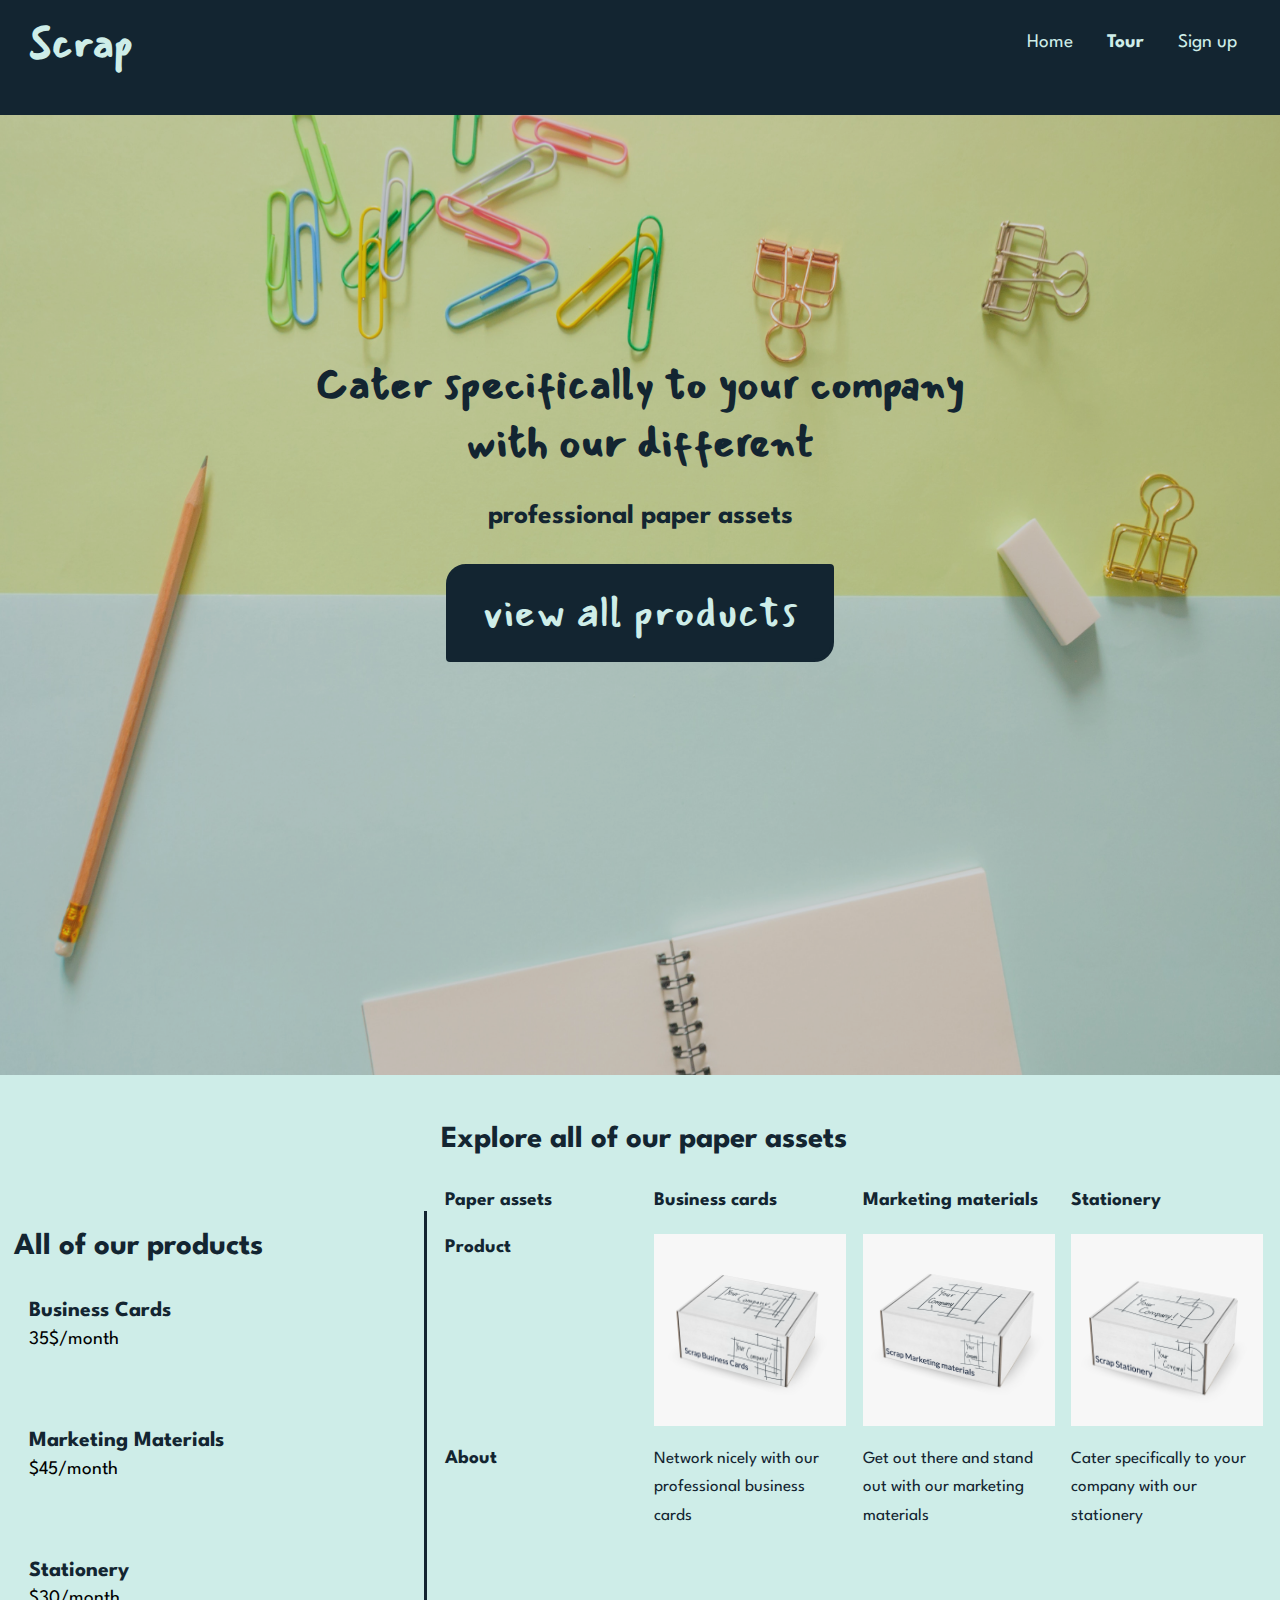
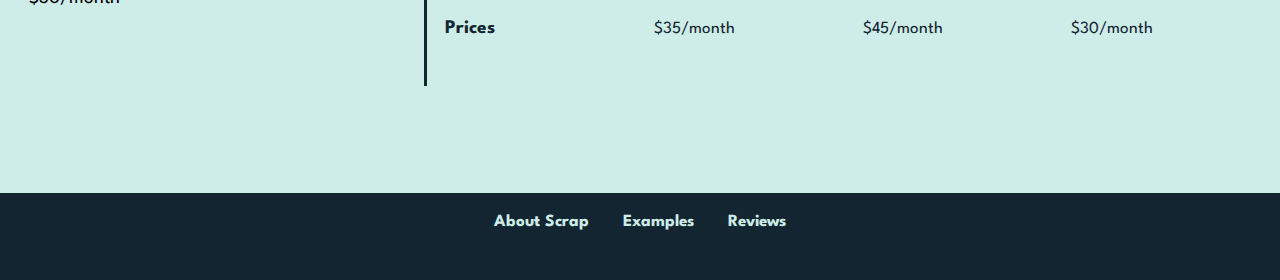
<file: pricing.html>
<!DOCTYPE html>
<html lang="en-ca">
<head>
  <meta charset="utf-8">
  <title>Scrap pricing</title>
  <link href="css/modules.css" rel="stylesheet">
  <link href="css/grid.css" rel="stylesheet">
  <link href="css/type.css" rel="stylesheet">
  <link href="css/main.css" rel="stylesheet">
  <meta name="viewport" content="width=device-width,initial-scale=1">
  <link href="https://fonts.googleapis.com/css2?family=Mansalva&family=Spartan:wght@100;400;700&display=swap" rel="stylesheet">
</head>
<body>

  <ul class="skip-links">
    <li><a href="#main">Jump to main content</a></li>
    <li><a href="#nav">Jump to navigation</a></li>
  </ul>

  <section>
    <header role="banner" tabindex="0">
      <div class="navigation grid grid-middle pad-t-1-2">
        <div class="unit xs-1 s-1 m-1-4 l-1-4 gutter">
          <h1>
            <a class="logo yotta" href="index.html">Scrap</a>
          </h1>
        </div>

        <div class="unit xs-1 s-1 m-3-4 l-3-4 text-right gutter">
          <nav role="navigation" id="nav" tabindex="0">
            <ul class="nav-text list-group list-group-inline">
              <li class="island-1-2"><a href="index.html" class="nav">Home</a></li>
              <li class="island-1-2"><a href="tour.html" class="nav current bold">Tour</a></li>
              <li class="island-1-2"><a href="sign-up.html" class="nav">Sign up</a></li>
            </ul>
          </nav>
        </div>
      </div>
    </header>
  </section>

  <main role="main" id="main" tabindex="0" class="pad-t-1-2">
    <div class="embed embed-4by3 banner unit xs-1 s-1 m-1 l-1">
      <img role="presentation" class="notebook img-flex embed-item" src="images/notebook.jpg" alt="">
      <div class="grid grid-middle banner-content text-center">
        <div class="unit xs-1 s-1 m-1 l-1 max-length">
          <h2 class="first yotta push">Cater specifically to your company with our different</h2>
          <p class="second banner-text tera bold">professional paper assets</p>
          <a class="btn yotta" href="tour.html">view all products</a>
        </div>
      </div>
    </div>

    <div class="panel-nav grid grid-middle pad-t">
      <div class="summary panel panel-near unit [ xs-1 s-1 m-1-3 1-1-4 ] island-1-2">
        <h2 class="peta push-1-2">All of our products</h2>

        <div class="island-1-2 push-1-2">
          <h3 class="mega push-0">Business Cards</h3>
          <p>35$/month</p>
        </div>

        <div class="island-1-2 push-1-2">
          <h3 class="mega push-0">Marketing Materials</h3>
          <p>$45/month</p>
        </div>

        <div class="island-1-2 push-1-2">
          <h3 class="mega push-0">Stationery</h3>
          <p>$30/month</p>
        </div>
      </div>
      <div class="panel-data unit xs-1 5-7 m-2-3 1-3-4 island-1-2">
        <div class="table-wrapper scrollable">
          <table class="push-0">
            <caption class="titletable bold not-italic peta push-1-2">Explore all of our paper assets</caption>
            <thead>
              <tr>
                <th scope="col">Paper assets</th>
                <th scope="col">Business cards</th>
                <th scope="col">Marketing materials</th>
                <th scope="col">Stationery</th>
              </tr>
            </thead>
            <tbody>
              <tr>
                <th scope="row">Product</th>
                <td><i class="icon i-192"><img role="presentation" src="images/boxcard.png" alt=""></i></td>
                <td><i class="icon i-192"><img role="presentation" src="images/marketing.png" alt=""></i></td>
                <td><i class="icon i-192"><img role="presentation" src="images/stationery.png" alt=""></i></td>
              </tr>

              <tr>
                <th scope="row">About</th>
                <td class="milli">Network nicely with our professional business cards</td>
                <td class="milli">Get out there and stand out with our marketing materials</td>
                <td class="milli">Cater specifically to your company with our stationery</td>
              </tr>

              <tr>
                <th scope="row">Prices</th>
                <td class="milli">$35/month</td>
                <td class="milli">$45/month</td>
                <td class="milli">$30/month</td>
              </tr>

            </tbody>
          </table>
        </div>
      </div>
    </div>
  </main>

  <footer role="contentinfo">
    <div class="grid grid-middle text-center">
      <ul class="nav-text footer list-group list-group-inline unit xs-1 s-1 m-1 l-1 gutter">
        <li class="island-1-2"><a href="index.html" class="bold nav milli">About Scrap</a></li>
        <li class="island-1-2"><a href="index.html" class="bold nav milli">Examples</a></li>
        <li class="island-1-2"><a href="index.html" class="bold nav milli">Reviews</a></li>
      </ul>
    </div>
  </footer>

</body>
</html>
</file>
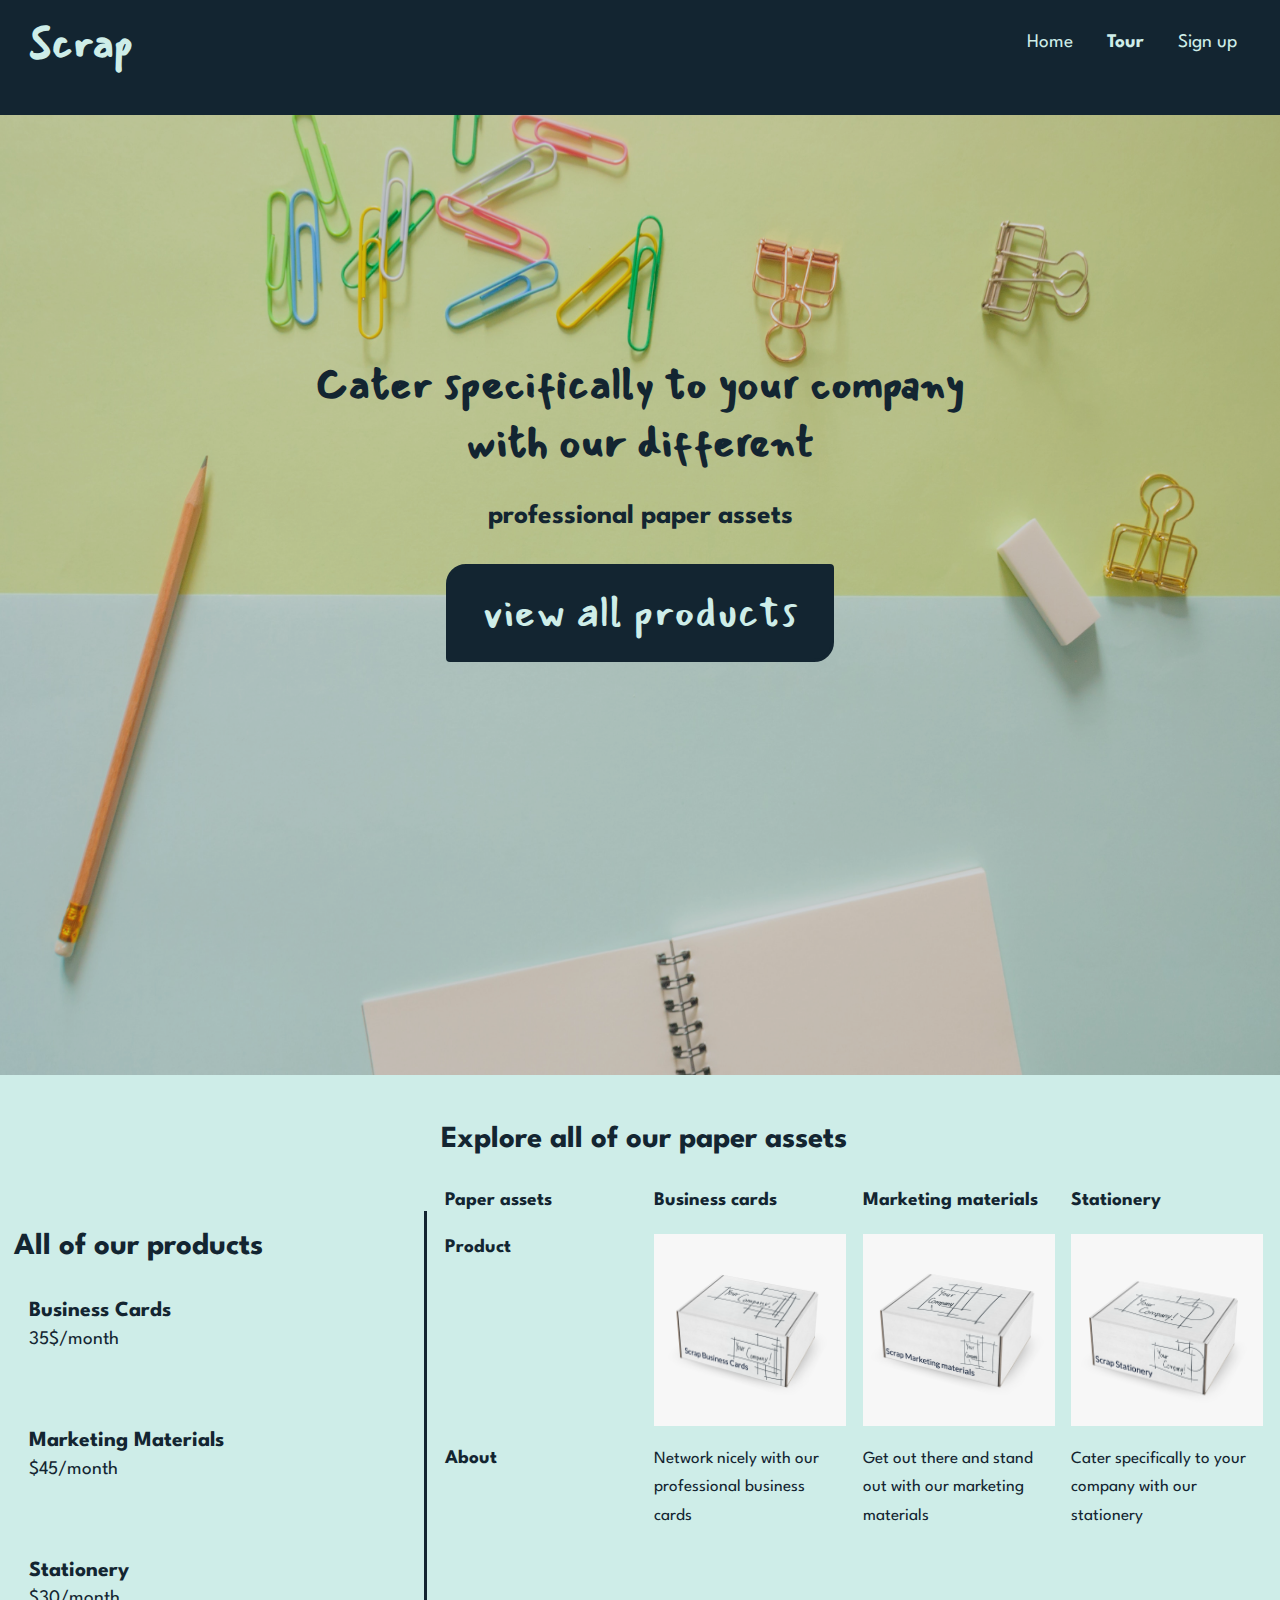
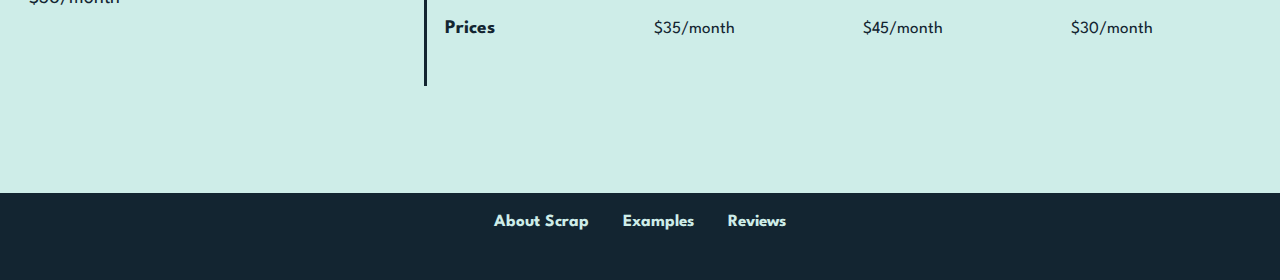
<file: tour.html>
<!DOCTYPE html>
<html lang="en-ca">
<head>
  <meta charset="utf-8">
  <title>Scrap Tour</title>
  <link href="css/modules.css" rel="stylesheet">
  <link href="css/grid.css" rel="stylesheet">
  <link href="css/type.css" rel="stylesheet">
  <link href="css/main.css" rel="stylesheet">
  <meta name="viewport" content="width=device-width,initial-scale=1">
  <link href="https://fonts.googleapis.com/css2?family=Mansalva&family=Spartan:wght@100;400;700&display=swap" rel="stylesheet">
</head>
<body>

  <ul class="skip-links">
    <li><a href="#main">Jump to main content</a></li>
    <li><a href="#nav">Jump to navigation</a></li>
  </ul>

  <section>
    <header role="banner" tabindex="0">
      <div class="navigation grid grid-middle pad-t-1-2">
        <div class="unit xs-1 s-1 m-1-4 l-1-4 gutter">
          <h1>
            <a class="logo yotta" href="index.html">Scrap</a>
          </h1>
        </div>

        <div class="unit xs-1 s-1 m-3-4 l-3-4 text-right gutter">
          <nav role="navigation" id="nav" tabindex="0">
            <ul class="nav-text list-group list-group-inline">
              <li class="island-1-2"><a href="index.html" class="nav">Home</a></li>
              <li class="island-1-2"><a href="tour.html" class="nav current bold">Tour</a></li>
              <li class="island-1-2"><a href="sign-up.html" class="nav">Sign up</a></li>
            </ul>
          </nav>
        </div>
      </div>
    </header>
  </section>

  <main role="main" id="main" tabindex="0" class="pad-t-1-2">
    <div class="grid">
      <div class="embed embed-4by3 banner unit xs-1 s-1 m-1 l-1">
        <img role="presentation" class="notebook img-flex embed-item" src="images/notebook.jpg" alt="">
        <div class="grid grid-middle banner-content text-center">
          <div class="unit xs-1 s-1 m-1 l-1 max-length">
            <h2 class="first yotta push">Cater specifically to your company with our different</h2>
            <p class="second banner-text tera bold">professional paper assets</p>
            <a class="btn yotta" href="tour.html">view all products</a>
          </div>
        </div>
      </div>
    </div>

    <div class="panel-nav grid grid-middle pad-t">
      <div class="summary unit xs-1 s-1 m-1-3 1-1-4 island-1-2">
        <h2 class="peta push-1-2 second">All of our products</h2>

        <div class="island-1-2 push-1-2 second">
          <h3 class="mega push-0 second">Business Cards</h3>
          <p>35$/month</p>
        </div>

        <div class="island-1-2 push-1-2 second">
          <h3 class="mega push-0">Marketing Materials</h3>
          <p>$45/month</p>
        </div>

        <div class="island-1-2 push-1-2 second">
          <h3 class="mega push-0">Stationery</h3>
          <p>$30/month</p>
        </div>
      </div>
      <div class="panel-data unit xs-1 5-7 m-2-3 1-3-4 island-1-2">
        <div class="table-wrapper scrollable">
          <table class="push-0">
            <caption class="titletable bold not-italic peta push-1-2">Explore all of our paper assets</caption>
            <thead>
              <tr>
                <th scope="col">Paper assets</th>
                <th scope="col">Business cards</th>
                <th scope="col">Marketing materials</th>
                <th scope="col">Stationery</th>
              </tr>
            </thead>
            <tbody>
              <tr>
                <th scope="row">Product</th>
                <td><i class="icon i-192"><img role="presentation" src="images/boxcard.png" alt=""></i></td>
                <td><i class="icon i-192"><img role="presentation" src="images/marketing.png" alt=""></i></td>
                <td><i class="icon i-192"><img role="presentation" src="images/stationery.png" alt=""></i></td>
              </tr>

              <tr>
                <th scope="row">About</th>
                <td class="milli">Network nicely with our professional business cards</td>
                <td class="milli">Get out there and stand out with our marketing materials</td>
                <td class="milli">Cater specifically to your company with our stationery</td>
              </tr>

              <tr>
                <th scope="row">Prices</th>
                <td class="milli">$35/month</td>
                <td class="milli">$45/month</td>
                <td class="milli">$30/month</td>
              </tr>
            </tbody>
          </table>
        </div>
      </div>
    </div>
  </main>

  <footer role="contentinfo">
    <div class="grid grid-middle text-center">
      <ul class="nav-text footer list-group list-group-inline unit xs-1 s-1 m-1 l-1 gutter">
        <li class="island-1-2"><a href="index.html" class="bold nav milli">About Scrap</a></li>
        <li class="island-1-2"><a href="index.html" class="bold nav milli">Examples</a></li>
        <li class="island-1-2"><a href="index.html" class="bold nav milli">Reviews</a></li>
      </ul>
    </div>
  </footer>

</body>
</html>
</file>
<file: css/modules.css>
/*
 * Modulifier || Code released under the UNLICENSE
 * Code under other copyrights & licenses listed below.
 * https://modulifier.web-dev.tools/#responsive;images;list-group;embed;media-object;icons;hidden;positioning;nice-lists;forms;buttons;accessibility;print
 */

@-moz-viewport { width: device-width; scale: 1; }
@-ms-viewport { width: device-width; scale: 1; }
@-o-viewport { width: device-width; scale: 1; }
@-webkit-viewport { width: device-width; scale: 1; }
@viewport { width: device-width; scale: 1; }

html {
  box-sizing: border-box;
  -moz-text-size-adjust: 100%;
  -ms-text-size-adjust: 100%;
  -webkit-text-size-adjust: 100%;
  text-size-adjust: 100%;
}

*, *::before, *::after {
  box-sizing: inherit;
}

body {
  margin: 0;
}

article,
aside,
details,
figcaption,
figure,
footer,
header,
main,
menu,
nav,
section,
summary {
  display: block;
}

audio,
canvas,
progress,
video {
  display: inline-block;
  vertical-align: baseline;
}

template {
  display: none;
}

details {
  cursor: pointer;
}

audio:not([controls]) {
  display: none;
  height: 0;
}

a,
area,
button,
input,
label,
select,
textarea,
[tabindex] {
  -ms-touch-action: manipulation;
  touch-action: manipulation;
}

img {
  border: 0;
}

.img-flex,
.img-flex img {
  display: block;
  width: 100%;
}

svg {
  fill: currentColor;
}

svg:not(:root) {
  overflow: hidden;
}

svg.img-flex {
  width: 100%;
  height: 100%;
}

.image-replacement, .ir {
  overflow: hidden;
  direction: ltr;
  text-align: left;
  text-indent: 100%;
  white-space: nowrap;
}

.list-group, .list-group-inline, .list-group--inline {
  padding-left: 0;
  list-style-type: none;
}

.list-group > dd {
  margin-left: 0;
}

.list-group-inline::before,
.list-group-inline::after,
.list-group--inline::before,
.list-group--inline::after {
  content: "";
  display: table;
}

.list-group-inline::after,
.list-group--inline::after {
  clear: both;
}

.list-group-inline > li,
.list-group--inline > li {
  display: inline-block;
}

.list-group-inline > dt,
.list-group--inline > dt {
  clear: left;
  float: left;
  width: 11em;
}

.list-group-inline > dd,
.list-group--inline > dd {
  float: left;
  min-width: 12em;
}

.embed {
  margin-left: 0;
  margin-right: 0;
  overflow: hidden;
  position: relative;
  width: 100%;
}

.embed-1by1, .embed--1by1 {
  padding-top: 100%; /* Square */
}

.embed-4by3, .embed--4by3 {
  padding-top: 75%; /* Traditional TV/computer screens */
}

.embed-iso216, .embed--iso216 {
  padding-top: 70.92%; /* A-standard paper sizes */
}

.embed-3by2, .embed--3by2 {
  padding-top: 66.6%; /* Classic 35 mm film & most digital photos, landscape */
}

.embed-2by3, .embed--2by3 {
  padding-top: 150%; /* Classic 35 mm film & most digital photos, portrait */
}

.embed-golden, .embed--golden {
  padding-top: 61.8%; /* The Golden Ratio */
}

.embed-16by9, .embed--16by9 {
  padding-top: 56.25%; /* HD TV */
}

.embed-185by100, .embed--185by100 {
  padding-top: 54.05%; /* Common widescreen cinema */
}

.embed-24by10, .embed--24by10 {
  padding-top: 41.667%; /* Widescreen cinema: 2.4:1 */
}

.embed-3by1, .embed--3by1 {
  padding-top: 33.3333%; /* Panorama photos */
}

.embed-4by1, .embed--4by1 {
  padding-top: 25%; /* Polyvision */
}

.embed-5by1, .embed--5by1 {
  padding-top: 20%; /* Really wide... */
}

.embed-item, .embed__item {
  min-height: 100%;
  left: 0;
  position: absolute;
  top: 0;
  width: 100%;
}

.media {
  overflow: hidden;
}

.media-img, .media__img {
  float: left;
}

.media-img-reversed, .media__img--reversed {
  float: right;
}

.media-img-stacked, .media__img--stacked {
  float: none;
}

.media-body, .media__body {
  overflow: hidden;
  min-width: 12em; /* Slightly less than 200px, responsiveness built in */
}

.icon {
  display: inline-block;
  position: relative;
  background: transparent none no-repeat center center;
  background-size: contain;
  vertical-align: middle;
}

.i-16, .i--16 {
  height: 16px;
  width: 16px;
}

.i-18, .i--18 {
  height: 18px;
  width: 18px;
}

.i-20, .i--20 {
  height: 20px;
  width: 20px;
}

.i-24, .i--24 {
  height: 24px;
  width: 24px;
}

.i-32, .i--32 {
  height: 32px;
  width: 32px;
}

.i-48, .i--48 {
  height: 48px;
  width: 48px;
}

.i-64, .i--64 {
  height: 64px;
  width: 64px;
}

.i-96, .i--96 {
  height: 96px;
  width: 96px;
}

.i-128, .i--128 {
  height: 128px;
  width: 128px;
}

.i-192, .i--192 {
  height: 192px;
  width: 192px;
}

.i-256, .i--256 {
  height: 256px;
  width: 256px;
}

.icon img,
.icon svg {
  left: 0;
  height: 100%;
  position: absolute;
  top: 0;
  width: 100%;
  fill: currentColor;
}

.icon-label {
  vertical-align: middle;
}

.icon-link,
.icon-link:focus,
.icon-link:hover {
  text-decoration: none;
}

[hidden], .hidden {
  /* stylelint-disable declaration-no-important */
  display: none !important;
  visibility: hidden !important;
  /* stylelint-enable */
}

.visually-hidden {
  height: 1px;
  margin: -1px;
  overflow: hidden;
  padding: 0;
  position: absolute;
  width: 1px;
  border: 0;
  clip: rect(0 0 0 0);
  clip-path: inset(50%);
}

.visually-hidden.focusable:active, .visually-hidden.focusable:focus {
  height: auto;
  margin: 0;
  overflow: visible;
  position: static;
  width: auto;
  clip: auto;
  clip-path: none;
}

.invisible {
  visibility: hidden;
}

.chop,
.crop {
  overflow: hidden;
}

.truncate {
  max-width: 100%;
  overflow: hidden;
  width: 100%;
  text-overflow: ellipsis;
  white-space: nowrap;
}

.scrollable {
  max-width: 100%;
  overflow-x: auto;
  overflow-y: hidden;
  -webkit-overflow-scrolling: touch;
}

.flex-row {
  display: -webkit-flex;
  display: -ms-flexbox;
  display: flex;
}

.flex-justify {
  -webkit-justify-content: space-between;
  -ms-flex-pack: space-between;
  justify-content: space-between;
}

.flex-align-center {
  -webkit-align-items: center;
  -ms-flex-align: center;
  align-items: center;
}

.center-text,
.center-flow {
  text-align: center;
}

.center-block {
  margin-left: auto;
  margin-right: auto;
}

.no-auto-margins,
.not-centered {
  /* stylelint-disable declaration-no-important */
  margin-left: 0 !important;
  margin-right: 0 !important;
  /* stylelint-enable */
}

.center-content,
.center-content-vertical,
.center-contents,
.center-contents-vertical {
  display: -webkit-flex;
  display: -ms-flexbox;
  display: flex;
  -webkit-justify-content: center;
  -ms-flex-pack: center;
  justify-content: center;
  -webkit-align-items: center;
  -ms-flex-align: center;
  align-items: center;
  -webkit-align-content: center;
  -ms-flex-line-pack: center;
  align-content: center;
  -webkit-flex-direction: column wrap;
  -ms-flex-direction: column wrap;
  flex-flow: column wrap;
}

.center-content-start,
.center-content-vertical-start,
.center-contents-start,
.center-contents-vertical-start {
  display: -webkit-flex;
  display: -ms-flexbox;
  display: flex;
  -webkit-justify-content: center;
  -ms-flex-pack: center;
  justify-content: center;
  -webkit-flex-direction: column wrap;
  -ms-flex-direction: column wrap;
  flex-flow: column wrap;
}

.center-content-horizontal,
.center-contents-horizontal {
  display: -webkit-flex;
  display: -ms-flexbox;
  display: flex;
  -webkit-justify-content: center;
  -ms-flex-pack: center;
  justify-content: center;
  -webkit-align-items: center;
  -ms-flex-align: center;
  align-items: center;
  -webkit-align-content: center;
  -ms-flex-line-pack: center;
  align-content: center;
  -webkit-flex-direction: row wrap;
  -ms-flex-direction: row wrap;
  flex-flow: row wrap;
}

.clearfix::after {
  content: " ";
  display: block;
  clear: both;
}

.left {
  float: left;
}

.right {
  float: right;
}

.inline {
  display: inline;
}

.block {
  display: block;
}

.inline-block, .ib {
  display: inline-block;
}

.valign-top {
  vertical-align: top;
}

.valign-bottom {
  vertical-align: bottom;
}

.valign-middle {
  vertical-align: middle;
}

.fixed {
  position: fixed;
}

.relative {
  position: relative;
}

[class*="pin-"],
.absolute {
  position: absolute;
}

.static {
  position: static;
}

.zindex-1 {
  z-index: 1;
}

.zindex-2 {
  z-index: 2;
}

.zindex-3 {
  z-index: 3;
}

.zindex-1000 {
  z-index: 1000;
}

.pin-top-left,
.pin-left-top,
.pin-tl,
.pin-lt {
  top: 0;
  left: 0;
}

.pin-top-right,
.pin-right-top,
.pin-tr,
.pin-rt {
  top: 0;
  right: 0;
}

.pin-bottom-left,
.pin-left-bottom,
.pin-bl,
.pin-lb {
  bottom: 0;
  left: 0;
}

.pin-bottom-right,
.pin-right-bottom,
.pin-br,
.pin-rb {
  bottom: 0;
  right: 0;
}

.pin-top-center,
.pin-center-top,
.pin-tc,
.pin-ct {
  left: 50%;
  top: 0;
  transform: translateX(-50%);
}

.pin-bottom-center,
.pin-center-bottom,
.pin-bc,
.pin-cb {
  bottom: 0;
  left: 50%;
  transform: translateX(-50%);
}

.pin-center-left,
.pin-left-center,
.pin-cl,
.pin-lc {
  left: 0;
  top: 50%;
  transform: translateY(-50%);
}

.pin-center-right,
.pin-right-center,
.pin-cr,
.pin-rc {
  right: 0;
  top: 50%;
  transform: translateY(-50%);
}

.pin-center, .pin-c {
  left: 50%;
  top: 50%;
  transform: translate(-50%, -50%);
}

.width-quarter, .w-1-4 {
  width: 25%;
}

.width-half, .w-1-2 {
  width: 50%;
}

.width-full, .w-1 {
  width: 100%;
}

.height-quarter, .h-1-4 {
  height: 25%;
}

.height-half, .h-1-2 {
  height: 50%;
}

.height-full, .h-1 {
  height: 100%;
}

.height-win-quarter, .h-w-1-4 {
  height: 25vh;
  max-height: 46em;
}

.height-win-half, .h-w-1-2 {
  height: 50vh;
  max-height: 46em;
}

.height-win-full, .h-w-1 {
  height: 100vh;
  max-height: 46em;
}

ul {
  list-style-type: none;
}

ul > li::before {
  content: "·";
  float: left;
  margin-left: -1.6em;
  width: 1.3em;
  text-align: right;
}

ol {
  counter-reset: ol-simple-numbers;
  list-style-type: none;
}

ol > li::before {
  float: left;
  margin-left: -1.6em;
  width: 1.3em;
  counter-increment: ol-simple-numbers;
  content: counter(ol-simple-numbers);
  text-align: right;
}

.list-group > li::before,
.list-group-inline > li::before,
.list-group--inline > li::before {
  content: none;
}

/* stylelint-disable no-descending-specificity */

/*
 * (c) Nicolas Gallagher and Jonathan Neal of Normalize.css || MIT License
 *     https://necolas.github.io/normalize.css/
 */

button,
input,
optgroup,
select,
textarea {
  color: inherit;
  font: inherit;
  margin: 0;
}

button,
input {
  overflow: visible;
}

button,
select {
  text-transform: none;
}

button,
html [type="button"],
[type="reset"],
[type="submit"] {
  -webkit-appearance: button;
  cursor: pointer;
}

button[disabled],
html input[disabled] {
  cursor: default;
}

button::-moz-focus-inner,
input::-moz-focus-inner {
  border: 0;
  padding: 0;
}

[type="checkbox"],
[type="radio"] {
  opacity: 0;
  position: absolute;
  height: 1px;
  width: 1px;
}

[type="number"]::-webkit-inner-spin-button,
[type="number"]::-webkit-outer-spin-button {
  height: auto;
}

[type="search"]::-webkit-search-cancel-button,
[type="search"]::-webkit-search-decoration {
  -webkit-appearance: none;
}

fieldset {
  padding-left: 0;
  padding-right: 0;

  border: 0;
  border-top: 2px solid #666;
}

legend {
  color: inherit;
  display: table;
  max-width: 100%;
  padding: 0 .3em 0 0;
  white-space: normal;

  border: 0;

  font-weight: bold;
}

optgroup {
  font-weight: bold;
}

::-webkit-input-placeholder {
  color: inherit;
  opacity: .54;
}

::-webkit-file-upload-button {
  -webkit-appearance: button;
  font: inherit;
}

/* End Normalize.css code */

label,
.label-block {
  display: block;
  cursor: pointer;
}

[type="checkbox"] + label,
[type="radio"] + label,
.label-inline {
  display: inline-block;
}

input:not([type]),
[type="text"],
[type="number"],
[type="search"],
[type="url"],
[type="email"],
[type="password"],
[type="tel"],
[type="datetime-local"],
[type="month"],
[type="week"],
[type="date"],
[type="time"],
[type="range"],
select,
textarea {
  -moz-appearance: none;
  -webkit-appearance: none;
  appearance: none;
}

input,
textarea {
  display: block;
  width: 100%;

  background-color: #fff;
  border: 2px solid #666;
  border-radius: 0;
}

label {
  vertical-align: middle;
}

textarea {
  max-width: 100%;
  min-height: 4em;
  overflow: auto;
}

[type="color"] {
  display: inline-block;
  width: 2em;
}

select {
  display: block;
  width: 100%;

  background-image: url("data:image/svg+xml,%3Csvg xmlns='http://www.w3.org/2000/svg' width='256' height='256' viewBox='0 0 256 256'%3E%3Cpath fill='none' stroke='%23000' stroke-miterlimit='10' stroke-width='70' d='M36.3 82.1l91.9 91.8 91.5-91.8'/%3E%3C/svg%3E");
  background-repeat: no-repeat;
  background-position: calc(100% - .4em) center;
  background-size: 18px auto;
  background-color: #fff;
  border: 2px solid #666;
  border-radius: 0;
}

[type="checkbox"] + label::before {
  content: " ";
  display: inline-block;
  height: 1.8em;
  margin-right: .3em;
  position: relative;
  vertical-align: middle;
  top: -.1em;
  width: 1.8em;

  background-color: #fff;
  background-size: cover;
  border: 2px solid #666;

  line-height: inherit;
}

[type="checkbox"]:checked + label::before {
  background-image: url("data:image/svg+xml,%3Csvg xmlns='http://www.w3.org/2000/svg' width='256' height='256' viewBox='0 0 256 256'%3E%3Cpath fill='none' stroke='%23000' stroke-miterlimit='10' stroke-width='50' d='M49.9 130.1l50.8 50.7L206.1 75.2'/%3E%3C/svg%3E");
}

[type="checkbox"]:focus + label::before {
  outline: 3px solid #000;
  z-index: 1000;
}

[type="radio"] + label::before {
  content: " ";
  display: inline-block;
  height: 1.8em;
  margin-right: .3em;
  position: relative;
  vertical-align: middle;
  top: -.1em;
  width: 1.8em;

  background-color: #fff;
  background-size: cover;
  border: 2px solid #666;
  border-radius: 50%;

  line-height: inherit;
}

[type="radio"]:checked + label::before {
  background-image: url("data:image/svg+xml,%3Csvg xmlns='http://www.w3.org/2000/svg' width='256' height='256' viewBox='0 0 256 256'%3E%3Ccircle cx='128' cy='128' r='70.4'/%3E%3C/svg%3E");
}

[type="radio"]:focus + label::before,
[type="radio"] + label:focus::before {
  box-shadow: 0 0 0 3px #000;
  z-index: 1000;
}

[type="range"] {
  border: 0;
  background-color: #fff;
}

[type="range"]::-webkit-slider-runnable-track {
  height: 6px;

  -webkit-appearance: none;
  appearance: none;
  background-color: #ccc;
  border: 0;
  border-radius: 3px;
}

[type="range"]:active::-webkit-slider-runnable-track {
  background-color: #ccc;
}

[type="range"]::-moz-range-track {
  height: 6px;

  -moz-appearance: none;
  appearance: none;
  background-color: #ccc;
  border: 0;
  border-radius: 3px;
}

[type="range"]:active::-moz-range-track {
  background-color: #ccc;
}

[type="range"]::-ms-track {
  height: 6px;

  -ms-appearance: none;
  appearance: none;
  background-color: #ccc;
  border: 0;
  border-radius: 3px;
}

[type="range"]:active::-ms-track {
  background-color: #ccc;
}

[type="range"]::-webkit-slider-thumb {
  margin-top: -4px;
  height: 16px;
  width: 16px;

  -webkit-appearance: none;
  appearance: none;
  background-color: #000;
  border: none;
  border-radius: 50%;
}

[type="range"]:hover::-webkit-slider-thumb {
  background-color: #000;
}

[type="range"]:active::-webkit-slider-thumb {
  background-color: #000;
}

[type="range"]::-moz-range-thumb {
  margin-top: -4px;
  height: 16px;
  width: 16px;

  -webkit-appearance: none;
  appearance: none;
  background-color: #000;
  border: none;
  border-radius: 50%;
}

[type="range"]:hover::-moz-range-thumb {
  background-color: #000;
}

[type="range"]:active::-moz-range-thumb {
  background-color: #000;
}

[type="range"]::-ms-thumb {
  margin-top: -4px;
  height: 16px;
  width: 16px;

  -webkit-appearance: none;
  appearance: none;
  background-color: #000;
  border: none;
  border-radius: 50%;
}

[type="range"]:hover::-ms-thumb {
  background-color: #000;
}

[type="range"]:active::-ms-thumb {
  background-color: #000;
}

[type="checkbox"].hide-custom-input + label::before,
[type="checkbox"] + .hide-custom-input::before,
[type="radio"].hide-custom-input + label::before,
[type="radio"] + .hide-custom-input::before {
  content: none;
  display: none;
}

/* stylelint-enable */

.link-box {
  display: block;
  text-decoration: none;
}

/* stylelint-disable no-descending-specificity */

button,
.btn {
  cursor: pointer;
  display: inline-block;
  margin: 0;
  overflow: visible;
  padding: .375em .75em .42em;
  -webkit-appearance: none;
  -moz-appearance: none;
  appearance: none;
  background-color: #333;
  border-radius: 4px;
  border: 3px solid #333;
  color: #fff;
  font: inherit;
  text-decoration: none;
  text-transform: none;
}

button::-moz-focus-inner {
  border: 0;
  padding: 0;
}

/* stylelint-enable */

button:focus,
button:hover,
.btn:focus,
.btn:hover {
  background-color: #000;
  border-color: #000;
  color: #fff;
}

button[disabled] {
  cursor: default;
}

.btn-light, .btn--light {
  background-color: #e2e2e2;
  border-color: #e2e2e2;
  color: #000;
}

.btn-light:focus,
.btn-light:hover,
.btn--light:focus,
.btn--light:hover {
  background-color: #666;
  border-color: #666;
  color: #fff;
}

.btn-ghost,
.btn--ghost {
  background-color: transparent;
  border-color: #333;
  color: #000;
}

.btn-ghost:focus,
.btn-ghost:hover,
.btn--ghost:focus,
.btn--ghost:hover {
  background-color: #e2e2e2;
  border-color: #000;
  color: #000;
}

.btn-link {
  display: inline;
  padding: 0;
  background-color: transparent;
  border-radius: 0;
  border: 0;
  color: inherit;
}

.btn-link:focus,
.btn-link:hover {
  background-color: transparent;
  color: inherit;
}

a:hover, a:active {
  outline: none;
}

a:focus,
[tabindex="0"]:focus,
details:focus,
summary:focus,
input:focus,
textarea:focus,
button:focus,
select:focus {
  outline: 3px solid #000;
  outline-offset: 0;
}

a:focus, [tabindex="0"]:focus {
  outline-offset: 3px;
}

.skip-links {
  margin: 0;
  padding: 0;
  list-style-type: none;
}

.skip-links > li::before {
  content: none; /* Remove the bullets if nice lists is selected */
}

.skip-links a,
.skip-links button {
  padding: .5em .75em;
  position: absolute;
  top: -10em;
  z-index: 10000; /* To make sure they're always on top */
  background-color: #000;
  border: 0;
  color: #fff;
  font-size: 1.125rem;
  font-weight: bold;
  text-decoration: none;
}

.skip-links a:focus,
.skip-links button:focus {
  outline-offset: 3px;
  top: 0;
}

[aria-busy="true"] {
  cursor: progress;
}

[aria-controls] {
  cursor: pointer;
}

[aria-disabled] {
  cursor: default;
}

.print-only {
  display: none;
  visibility: hidden;
}

.page-break-before {
  page-break-before: always;
}

.page-break-after {
  page-break-after: always;
}

.no-page-break-inside {
  page-break-inside: avoid;
}

@media print {

  /* stylelint-disable declaration-no-important */

  .no-print {
    display: none !important;
    visibility: hidden !important;
  }

  .print-only,
  .force-print {
    display: block !important;
    visibility: visible !important;
  }

  /* stylelint-enable */

  .visually-hidden.force-print {
    height: auto;
    margin: 0;
    overflow: visible;
    padding: 0;
    position: static;
    width: auto;
    border: 0;
    clip: initial;
    clip-path: none;
  }

  /*
   * (c) Fabien Sa || MIT License
   *     http://bafs.github.io/Gutenberg/
   */

  table,
  blockquote,
  pre,
  code,
  figure,
  li,
  hr,
  ul,
  ol,
  a,
  tr {
    page-break-inside: avoid;
  }

  h1, h2, h3, h4, h5, h6, p, a {
    orphans: 3;
    widows: 3;
  }

  h1,
  h2,
  h3,
  h4,
  h5,
  h6 {
    page-break-after: avoid;
    page-break-inside: avoid;
  }

  h1 + p,
  h2 + p,
  h3 + p,
  h4 + p,
  h5 + p,
  h6 + p {
    page-break-before: avoid;
  }

  img {
    page-break-after: auto;
    page-break-before: auto;
    page-break-inside: avoid;
  }

  /* stylelint-disable declaration-no-important */

  pre {
    white-space: pre-wrap !important;
    word-wrap: break-word;
  }

  /* stylelint-enable */

  /* End Gutenberg code */

  /*
   * (c) HTML5 Boilerplate || MIT License
   *     https://html5boilerplate.com/
   */

  /* stylelint-disable declaration-no-important */

  *, *::before, *::after, *::first-letter, *::first-line {
    background: none transparent !important;
    color: #000 !important;
    box-shadow: none !important;
    text-shadow: none !important;
  }

  /* stylelint-enable */

  a, a:visited {
    text-decoration: underline;
  }

  a[href]::after {
    content: " (" attr(href) ")";
  }

  abbr[title]::after {
    content: " (" attr(title) ")";
  }

  a[href^="#"]::after,
  a[href^="javascript:"]::after,
  a.no-print-href::after,
  a.href-no-print::after {
    content: "";
  }

  thead {
    display: table-header-group;
  }

  /* End HTML5 Boilerplate code */

}
</file>
<file: css/grid.css>
/*
  Gridifier || Code released under the UNLICENSE
  https://gridifier.web-dev.tools/#xs,4,0,0,0;s,4,25,0,0;m,4,38,1,1;l,4,60,1,1
*/

.grid {
  margin: 0;
  padding: 0;
  letter-spacing: -.31em;
  text-rendering: optimizeSpeed;
  display: -webkit-flex;
  display: -ms-flexbox;
  display: flex;
  -webkit-flex-flow: row wrap;
  -ms-flex-flow: row wrap;
  flex-flow: row wrap;
}

.grid-bottom {
  -webkit-align-items: flex-end;
  -ms-align-items: flex-end;
  align-items: flex-end;
}

.grid-middle {
  -webkit-align-items: center;
  -ms-align-items: center;
  align-items: center;
}

.grid-stretch {
  -webkit-align-items: stretch;
  -ms-align-items: stretch;
  align-items: stretch;
}

.opera-only :-o-prefocus,
.grid {
  word-spacing: -.43em;
}

.unit {
  letter-spacing: normal;
  text-rendering: auto;
  vertical-align: top;
  word-spacing: normal;
  display: inline-block;
  visibility: visible;
}

.grid-bottom .unit {
  vertical-align: bottom;
}

.grid-middle .unit {
  vertical-align: middle;
}

[class*="unit-push-"],
[class*="unit-pull-"] {
  position: relative;
}

.unit-content-distribute {
  display: -ms-flexbox;
  display: -webkit-flex;
  display: flex;
  -ms-flex-direction: column;
  -webkit-flex-direction: column;
  flex-direction: column;
  -ms-flex-pack: justify;
  -webkit-justify-content: space-between;
  justify-content: space-between;
}

.unit-content-center,
.unit-content-center-vertical {
  display: -webkit-flex;
  display: -ms-flexbox;
  display: flex;
  -webkit-justify-content: center;
  -ms-flex-pack: center;
  justify-content: center;
  -webkit-align-items: center;
  -ms-flex-align: center;
  align-items: center;
  -webkit-align-content: center;
  -ms-flex-line-pack: center;
  align-content: center;
  -webkit-flex-direction: column wrap;
  -ms-flex-direction: column wrap;
  flex-flow: column wrap;
}

.unit-content-center-horizontal {
  display: -webkit-flex;
  display: -ms-flexbox;
  display: flex;
  -webkit-justify-content: center;
  -ms-flex-pack: center;
  justify-content: center;
  -webkit-align-items: center;
  -ms-flex-align: center;
  align-items: center;
  -webkit-align-content: center;
  -ms-flex-line-pack: center;
  align-content: center;
  -webkit-flex-direction: row wrap;
  -ms-flex-direction: row wrap;
  flex-flow: row wrap;
}

.content-fill,
.content-stretch {
  -ms-flex-grow: 2;
  -webkit-flex-grow: 2;
  flex-grow: 2;
  max-width: 100%; /* @bugfix: IE 10, 11 */
}

.content-shrink {
  -ms-align-self: center;
  -webkit-align-self: center;
  align-self: center;
}

.unit-xs-hidden,
.xs-0 {
  display: none;
  visibility: hidden;
}

.unit-xs-centered {
  margin: 0 auto;
}

.unit-xs-1,
.xs-1 {
  display: block;
  visibility: visible;
  width: 100%;
}

.unit-xs-1-2,
.xs-1-2 {
  width: 50%;
}

.unit-xs-1-3,
.xs-1-3 {
  width: 33.3333%;
}

.unit-xs-2-3,
.xs-2-3 {
  width: 66.6667%;
}

.unit-xs-1-4,
.xs-1-4 {
  width: 25%;
}

.unit-xs-3-4,
.xs-3-4 {
  width: 75%;
}

.unit-xs-1-2,
.xs-1-2,
.unit-xs-1-3,
.xs-1-3,
.unit-xs-2-3,
.xs-2-3,
.unit-xs-1-4,
.xs-1-4,
.unit-xs-3-4,
.xs-3-4 {
  display: inline-block;
  visibility: visible;
}

.unit-xs-1-2[class*="-content-"],
.xs-1-2[class*="-content-"],
.unit-xs-1-3[class*="-content-"],
.xs-1-3[class*="-content-"],
.unit-xs-2-3[class*="-content-"],
.xs-2-3[class*="-content-"],
.unit-xs-1-4[class*="-content-"],
.xs-1-4[class*="-content-"],
.unit-xs-3-4[class*="-content-"],
.xs-3-4[class*="-content-"] {
  display: -webkit-flex;
  display: -ms-flexbox;
  display: flex;
}

.unit-xs-content-distribute,
.xs-content-distribute {
  display: -ms-flexbox;
  display: -webkit-flex;
  display: flex;
  -ms-flex-direction: column;
  -webkit-flex-direction: column;
  flex-direction: column;
  -ms-flex-pack: justify;
  -webkit-justify-content: space-between;
  justify-content: space-between;
}

.unit-xs-content-center,
.unit-xs-content-center-vertical {
  display: -webkit-flex;
  display: -ms-flexbox;
  display: flex;
  -webkit-justify-content: center;
  -ms-flex-pack: center;
  justify-content: center;
  -webkit-align-items: center;
  -ms-flex-align: center;
  align-items: center;
  -webkit-align-content: center;
  -ms-flex-line-pack: center;
  align-content: center;
  -webkit-flex-direction: column wrap;
  -ms-flex-direction: column wrap;
  flex-flow: column wrap;
}

.unit-xs-content-center-horizontal {
  display: -webkit-flex;
  display: -ms-flexbox;
  display: flex;
  -webkit-justify-content: center;
  -ms-flex-pack: center;
  justify-content: center;
  -webkit-align-items: center;
  -ms-flex-align: center;
  align-items: center;
  -webkit-align-content: center;
  -ms-flex-line-pack: center;
  align-content: center;
  -webkit-flex-direction: row wrap;
  -ms-flex-direction: row wrap;
  flex-flow: row wrap;
}

.xs-content-fill,
.xs-content-stretch {
  -ms-flex-grow: 2;
  -webkit-flex-grow: 2;
  flex-grow: 2;
  max-width: 100%; /* @bugfix: IE 10, 11 */
}

.xs-content-shrink {
  -ms-align-self: center;
  -webkit-align-self: center;
  align-self: center;
}

@media only screen and (min-width: 25em) {

  .unit-s-hidden,
  .s-0 {
    display: none;
    visibility: hidden;
  }

  .unit-s-centered {
    margin: 0 auto;
  }

  .unit-s-1,
  .s-1 {
    display: block;
    visibility: visible;
    width: 100%;
  }

  .unit-s-1-2,
  .s-1-2 {
    width: 50%;
  }

  .unit-s-1-3,
  .s-1-3 {
    width: 33.3333%;
  }

  .unit-s-2-3,
  .s-2-3 {
    width: 66.6667%;
  }

  .unit-s-1-4,
  .s-1-4 {
    width: 25%;
  }

  .unit-s-3-4,
  .s-3-4 {
    width: 75%;
  }

  .unit-s-1-2,
  .s-1-2,
  .unit-s-1-3,
  .s-1-3,
  .unit-s-2-3,
  .s-2-3,
  .unit-s-1-4,
  .s-1-4,
  .unit-s-3-4,
  .s-3-4 {
    display: inline-block;
    visibility: visible;
  }

  .unit-s-1-2[class*="-content-"],
  .s-1-2[class*="-content-"],
  .unit-s-1-3[class*="-content-"],
  .s-1-3[class*="-content-"],
  .unit-s-2-3[class*="-content-"],
  .s-2-3[class*="-content-"],
  .unit-s-1-4[class*="-content-"],
  .s-1-4[class*="-content-"],
  .unit-s-3-4[class*="-content-"],
  .s-3-4[class*="-content-"] {
    display: -webkit-flex;
    display: -ms-flexbox;
    display: flex;
  }

  .unit-s-content-distribute,
  .s-content-distribute {
    display: -ms-flexbox;
    display: -webkit-flex;
    display: flex;
    -ms-flex-direction: column;
    -webkit-flex-direction: column;
    flex-direction: column;
    -ms-flex-pack: justify;
    -webkit-justify-content: space-between;
    justify-content: space-between;
  }

  .unit-s-content-center,
  .unit-s-content-center-vertical {
    display: -webkit-flex;
    display: -ms-flexbox;
    display: flex;
    -webkit-justify-content: center;
    -ms-flex-pack: center;
    justify-content: center;
    -webkit-align-items: center;
    -ms-flex-align: center;
    align-items: center;
    -webkit-align-content: center;
    -ms-flex-line-pack: center;
    align-content: center;
    -webkit-flex-direction: column wrap;
    -ms-flex-direction: column wrap;
    flex-flow: column wrap;
  }

  .unit-s-content-center-horizontal {
    display: -webkit-flex;
    display: -ms-flexbox;
    display: flex;
    -webkit-justify-content: center;
    -ms-flex-pack: center;
    justify-content: center;
    -webkit-align-items: center;
    -ms-flex-align: center;
    align-items: center;
    -webkit-align-content: center;
    -ms-flex-line-pack: center;
    align-content: center;
    -webkit-flex-direction: row wrap;
    -ms-flex-direction: row wrap;
    flex-flow: row wrap;
  }

  .s-content-fill,
  .s-content-stretch {
    -ms-flex-grow: 2;
    -webkit-flex-grow: 2;
    flex-grow: 2;
    max-width: 100%; /* @bugfix: IE 10, 11 */
  }

  .s-content-shrink {
    -ms-align-self: center;
    -webkit-align-self: center;
    align-self: center;
  }

}

@media only screen and (min-width: 38em) {

  .unit-m-hidden,
  .m-0 {
    display: none;
    visibility: hidden;
  }

  .unit-m-centered {
    margin: 0 auto;
  }

  .unit-m-1,
  .m-1 {
    display: block;
    visibility: visible;
    width: 100%;
  }

  .unit-offset-m-0 {
    margin-left: 0;
  }

  .unit-push-m-0,
  .unit-pull-m-0 {
    left: 0;
  }

  .unit-m-1-2,
  .m-1-2 {
    width: 50%;
  }

  .unit-offset-m-1-2 {
    margin-left: 50%;
  }

  .unit-push-m-1-2 {
    left: 50%;
  }

  .unit-pull-m-1-2 {
    left: -50%;
  }

  .unit-m-1-3,
  .m-1-3 {
    width: 33.3333%;
  }

  .unit-offset-m-1-3 {
    margin-left: 33.3333%;
  }

  .unit-push-m-1-3 {
    left: 33.3333%;
  }

  .unit-pull-m-1-3 {
    left: -33.3333%;
  }

  .unit-m-2-3,
  .m-2-3 {
    width: 66.6667%;
  }

  .unit-offset-m-2-3 {
    margin-left: 66.6667%;
  }

  .unit-push-m-2-3 {
    left: 66.6667%;
  }

  .unit-pull-m-2-3 {
    left: -66.6667%;
  }

  .unit-m-1-4,
  .m-1-4 {
    width: 25%;
  }

  .unit-offset-m-1-4 {
    margin-left: 25%;
  }

  .unit-push-m-1-4 {
    left: 25%;
  }

  .unit-pull-m-1-4 {
    left: -25%;
  }

  .unit-m-3-4,
  .m-3-4 {
    width: 75%;
  }

  .unit-offset-m-3-4 {
    margin-left: 75%;
  }

  .unit-push-m-3-4 {
    left: 75%;
  }

  .unit-pull-m-3-4 {
    left: -75%;
  }

  .unit-m-1-2,
  .m-1-2,
  .unit-m-1-3,
  .m-1-3,
  .unit-m-2-3,
  .m-2-3,
  .unit-m-1-4,
  .m-1-4,
  .unit-m-3-4,
  .m-3-4 {
    display: inline-block;
    visibility: visible;
  }

  .unit-m-1-2[class*="-content-"],
  .m-1-2[class*="-content-"],
  .unit-m-1-3[class*="-content-"],
  .m-1-3[class*="-content-"],
  .unit-m-2-3[class*="-content-"],
  .m-2-3[class*="-content-"],
  .unit-m-1-4[class*="-content-"],
  .m-1-4[class*="-content-"],
  .unit-m-3-4[class*="-content-"],
  .m-3-4[class*="-content-"] {
    display: -webkit-flex;
    display: -ms-flexbox;
    display: flex;
  }

  .unit-m-content-distribute,
  .m-content-distribute {
    display: -ms-flexbox;
    display: -webkit-flex;
    display: flex;
    -ms-flex-direction: column;
    -webkit-flex-direction: column;
    flex-direction: column;
    -ms-flex-pack: justify;
    -webkit-justify-content: space-between;
    justify-content: space-between;
  }

  .unit-m-content-center,
  .unit-m-content-center-vertical {
    display: -webkit-flex;
    display: -ms-flexbox;
    display: flex;
    -webkit-justify-content: center;
    -ms-flex-pack: center;
    justify-content: center;
    -webkit-align-items: center;
    -ms-flex-align: center;
    align-items: center;
    -webkit-align-content: center;
    -ms-flex-line-pack: center;
    align-content: center;
    -webkit-flex-direction: column wrap;
    -ms-flex-direction: column wrap;
    flex-flow: column wrap;
  }

  .unit-m-content-center-horizontal {
    display: -webkit-flex;
    display: -ms-flexbox;
    display: flex;
    -webkit-justify-content: center;
    -ms-flex-pack: center;
    justify-content: center;
    -webkit-align-items: center;
    -ms-flex-align: center;
    align-items: center;
    -webkit-align-content: center;
    -ms-flex-line-pack: center;
    align-content: center;
    -webkit-flex-direction: row wrap;
    -ms-flex-direction: row wrap;
    flex-flow: row wrap;
  }

  .m-content-fill,
  .m-content-stretch {
    -ms-flex-grow: 2;
    -webkit-flex-grow: 2;
    flex-grow: 2;
    max-width: 100%; /* @bugfix: IE 10, 11 */
  }

  .m-content-shrink {
    -ms-align-self: center;
    -webkit-align-self: center;
    align-self: center;
  }

}

@media only screen and (min-width: 60em) {

  .unit-l-hidden,
  .l-0 {
    display: none;
    visibility: hidden;
  }

  .unit-l-centered {
    margin: 0 auto;
  }

  .unit-l-1,
  .l-1 {
    display: block;
    visibility: visible;
    width: 100%;
  }

  .unit-offset-l-0 {
    margin-left: 0;
  }

  .unit-push-l-0,
  .unit-pull-l-0 {
    left: 0;
  }

  .unit-l-1-2,
  .l-1-2 {
    width: 50%;
  }

  .unit-offset-l-1-2 {
    margin-left: 50%;
  }

  .unit-push-l-1-2 {
    left: 50%;
  }

  .unit-pull-l-1-2 {
    left: -50%;
  }

  .unit-l-1-3,
  .l-1-3 {
    width: 33.3333%;
  }

  .unit-offset-l-1-3 {
    margin-left: 33.3333%;
  }

  .unit-push-l-1-3 {
    left: 33.3333%;
  }

  .unit-pull-l-1-3 {
    left: -33.3333%;
  }

  .unit-l-2-3,
  .l-2-3 {
    width: 66.6667%;
  }

  .unit-offset-l-2-3 {
    margin-left: 66.6667%;
  }

  .unit-push-l-2-3 {
    left: 66.6667%;
  }

  .unit-pull-l-2-3 {
    left: -66.6667%;
  }

  .unit-l-1-4,
  .l-1-4 {
    width: 25%;
  }

  .unit-offset-l-1-4 {
    margin-left: 25%;
  }

  .unit-push-l-1-4 {
    left: 25%;
  }

  .unit-pull-l-1-4 {
    left: -25%;
  }

  .unit-l-3-4,
  .l-3-4 {
    width: 75%;
  }

  .unit-offset-l-3-4 {
    margin-left: 75%;
  }

  .unit-push-l-3-4 {
    left: 75%;
  }

  .unit-pull-l-3-4 {
    left: -75%;
  }

  .unit-l-1-2,
  .l-1-2,
  .unit-l-1-3,
  .l-1-3,
  .unit-l-2-3,
  .l-2-3,
  .unit-l-1-4,
  .l-1-4,
  .unit-l-3-4,
  .l-3-4 {
    display: inline-block;
    visibility: visible;
  }

  .unit-l-1-2[class*="-content-"],
  .l-1-2[class*="-content-"],
  .unit-l-1-3[class*="-content-"],
  .l-1-3[class*="-content-"],
  .unit-l-2-3[class*="-content-"],
  .l-2-3[class*="-content-"],
  .unit-l-1-4[class*="-content-"],
  .l-1-4[class*="-content-"],
  .unit-l-3-4[class*="-content-"],
  .l-3-4[class*="-content-"] {
    display: -webkit-flex;
    display: -ms-flexbox;
    display: flex;
  }

  .unit-l-content-distribute,
  .l-content-distribute {
    display: -ms-flexbox;
    display: -webkit-flex;
    display: flex;
    -ms-flex-direction: column;
    -webkit-flex-direction: column;
    flex-direction: column;
    -ms-flex-pack: justify;
    -webkit-justify-content: space-between;
    justify-content: space-between;
  }

  .unit-l-content-center,
  .unit-l-content-center-vertical {
    display: -webkit-flex;
    display: -ms-flexbox;
    display: flex;
    -webkit-justify-content: center;
    -ms-flex-pack: center;
    justify-content: center;
    -webkit-align-items: center;
    -ms-flex-align: center;
    align-items: center;
    -webkit-align-content: center;
    -ms-flex-line-pack: center;
    align-content: center;
    -webkit-flex-direction: column wrap;
    -ms-flex-direction: column wrap;
    flex-flow: column wrap;
  }

  .unit-l-content-center-horizontal {
    display: -webkit-flex;
    display: -ms-flexbox;
    display: flex;
    -webkit-justify-content: center;
    -ms-flex-pack: center;
    justify-content: center;
    -webkit-align-items: center;
    -ms-flex-align: center;
    align-items: center;
    -webkit-align-content: center;
    -ms-flex-line-pack: center;
    align-content: center;
    -webkit-flex-direction: row wrap;
    -ms-flex-direction: row wrap;
    flex-flow: row wrap;
  }

  .l-content-fill,
  .l-content-stretch {
    -ms-flex-grow: 2;
    -webkit-flex-grow: 2;
    flex-grow: 2;
    max-width: 100%; /* @bugfix: IE 10, 11 */
  }

  .l-content-shrink {
    -ms-align-self: center;
    -webkit-align-self: center;
    align-self: center;
  }

}
</file>
<file: css/type.css>
/*
  Typografier || Code released under the UNLICENSE
  https://typografier.web-dev.tools/#0,100,1.3,1.067,0;38,110,1.4,1.125,1;60,120,1.5,1.125,1;90,130,1.5,1.125,1
*/

html {
  font-size: 100%;
  line-height: 1.3;
}

a {
  background-color: transparent;
  -webkit-text-decoration-skip: objects;
}

sub,
sup {
  font-size: .75em;
  line-height: 1px;
  position: relative;
  vertical-align: baseline;
}

sup {
  top: -.5em;
}

sub {
  bottom: -.25em;
}

pre,
code,
kbd,
samp {
  font-size: 1em;
}

abbr[title] {
  border-bottom: none;
  text-decoration: underline;
  text-decoration: underline dotted;
}

b,
strong {
  font-weight: bold;
}

dfn,
caption {
  font-style: italic;
}

hr {
  border: 0;
  border-top: 2px solid #000;
  height: 0;
}

table {
  border-collapse: collapse;
  border-spacing: 0;
  width: 100%;
  table-layout: fixed;
}

caption {
  text-align: left;
}

th,
td {
  border-bottom: 1px solid #000;
  text-align: left;
  vertical-align: top;
}

thead th {
  vertical-align: bottom;

  border-bottom-width: 2px;
}

.text-left {
  text-align: left;
}

.text-right {
  text-align: right;
}

.text-center {
  text-align: center;
}

.normal {
  font-weight: normal;
  font-style: normal;
}

.not-bold {
  font-weight: normal;
}

.not-italic {
  font-style: normal;
}

.bold {
  font-weight: bold;
}

.italic {
  font-style: italic;
}

.text-upper {
  text-transform: uppercase;
}

.text-lower {
  text-transform: lowercase;
}

.wrapper {
  margin-left: auto;
  margin-right: auto;
  max-width: 52em;
  width: 100%;
}

.wrapper-no-center {
  max-width: 52em;
  width: 100%;
}

.max-length {
  margin-left: auto;
  margin-right: auto;
  max-width: 36em;
  width: 100%;
}

.max-length-no-center {
  max-width: 36em;
  width: 100%;
}

h1,
h2,
h3,
h4,
h5,
h6,
p,
ul,
ol,
dl,
dd,
figure,
blockquote,
details,
hr,
fieldset,
pre,
table,
caption,
menu {
  margin: 0 0 1.3rem;
}

.tenamega {
  font-size: 2.0408rem;
  line-height: 2.925rem;
}

.tenakilo {
  font-size: 1.9127rem;
  line-height: 2.6rem;
}

.tena {
  font-size: 1.7926rem;
  line-height: 2.6rem;
}

.nina {
  font-size: 1.68rem;
  line-height: 2.275rem;
}

.yotta {
  font-size: 1.5745rem;
  line-height: 2.275rem;
}

.zetta {
  font-size: 1.4757rem;
  line-height: 1.95rem;
}

h1,
.exa {
  font-size: 1.383rem;
  line-height: 1.95rem;
}

h2,
.peta {
  font-size: 1.2962rem;
  line-height: 1.95rem;
}

h3,
.tera {
  font-size: 1.2148rem;
  line-height: 1.625rem;
}

h4,
.giga {
  font-size: 1.1385rem;
  line-height: 1.625rem;
}

h5,
.mega {
  font-size: 1.067rem;
  line-height: 1.625rem;
}

h6,
.kilo,
input,
textarea {
  font-size: 1rem;
  line-height: 1.3rem;
}

small,
.milli {
  font-size: .9372rem;
  line-height: 1.3rem;
}

.micro {
  font-size: .8784rem;
  line-height: 1.3rem;
}

.nano {
  font-size: .8232rem;
  line-height: 1.3rem;
}

.pico {
  font-size: .7715rem;
  line-height: 1.3rem;
}

ul {
  padding-left: 1em;
}

ol {
  padding-left: 1.6em;
}

input,
option,
select {
  height: calc(1.3rem + .1625rem + .1625rem);
}

[type="color"] {
  width: calc(1.3rem + .1625rem + .1625rem);
}

[type="checkbox"],
[type="radio"] {
  display: inline-block;
  height: auto;
}

.push {
  margin-bottom: 1.3rem;
}

.push-none,
.push-0 {
  margin-bottom: 0;
}

.push-double,
.push-2 {
  margin-bottom: 2.6rem;
}

.push-three-quarters,
.push-3-4 {
  margin-bottom: .975rem;
}

.push-half,
.push-1-2 {
  margin-bottom: .65rem;
}

.push-quarter,
.push-1-4 {
  margin-bottom: .325rem;
}

.push-eighth,
.push-1-8 {
  margin-bottom: .1625rem;
}

.push-right-eighth,
.push-r-1-8 {
  margin-right: .1625rem;
}

.push-right-quarter,
.push-r-1-4 {
  margin-right: .325rem;
}

.push-right-half,
.push-r-1-2 {
  margin-right: .65rem;
}

.push-right-three-quarters,
.push-r-3-4 {
  margin-right: .975rem;
}

.push-right,
.push-r {
  margin-right: 1.3rem;
}

.pad-top,
.pad-t {
  padding-top: 1.3rem;
}

.pad-bottom,
.pad-b {
  padding-bottom: 1.3rem;
}

.pad-top-double,
.pad-t-2 {
  padding-top: 2.6rem;
}

.pad-bottom-double,
.pad-b-2 {
  padding-bottom: 2.6rem;
}

.pad-top-three-quarters,
.pad-t-3-4 {
  padding-top: .975rem;
}

.pad-bottom-three-quarters,
.pad-b-3-4 {
  padding-bottom: .975rem;
}

.pad-top-half,
.pad-t-1-2 {
  padding-top: .65rem;
}

.pad-bottom-half,
.pad-b-1-2 {
  padding-bottom: .65rem;
}

.pad-top-quarter,
.pad-t-1-4 {
  padding-top: .325rem;
}

.pad-bottom-quarter,
.pad-b-1-4 {
  padding-bottom: .325rem;
}

.pad-top-eighth,
.pad-t-1-8 {
  padding-top: .1625rem;
}

.pad-bottom-eighth,
.pad-b-1-8 {
  padding-bottom: .1625rem;
}

.island {
  padding: 1.3rem;
}

.island-double,
.island-2 {
  padding: 2.6rem;
}

.island-three-quarters,
.island-3-4 {
  padding: .975rem;
}

.island-half,
.island-1-2 {
  padding: .65rem;
}

.island-quarter,
.island-1-4,
td,
table th {
  padding: .325rem;
}

.island-eighth,
.island-1-8,
input:not([type="checkbox"]),
input:not([type="radio"]),
textarea {
  padding: .1625rem;
}

.gutter {
  padding-left: 1.3rem;
  padding-right: 1.3rem;
}

.gutter-double,
.gutter-2 {
  padding-left: 2.6rem;
  padding-right: 2.6rem;
}

.gutter-three-quarters,
.gutter-3-4 {
  padding-left: .975rem;
  padding-right: .975rem;
}

.gutter-half,
.gutter-1-2 {
  padding-left: .65rem;
  padding-right: .65rem;
}

.gutter-quarter,
.gutter-1-4,
caption {
  padding-left: .325rem;
  padding-right: .325rem;
}

.gutter-eighth,
.gutter-1-8 {
  padding-left: .1625rem;
  padding-right: .1625rem;
}

.i-1 {
  height: 1.3rem;
  width: 1.3rem;
}

.i-3-4 {
  height: .975rem;
  width: .975rem;
}

.i-1-2 {
  height: .65rem;
  width: .65rem;
}

.i-1-4 {
  height: .325rem;
  width: .325rem;
}

.i-1-8 {
  height: .1625rem;
  width: .1625rem;
}

.i-1-1-2,
.i-3-2 {
  height: 1.95rem;
  width: 1.95rem;
}

.i-1-1-4,
.i-5-4 {
  height: 1.625rem;
  width: 1.625rem;
}

.i-1-3-4,
.i-7-4 {
  height: 2.275rem;
  width: 2.275rem;
}

.i-2 {
  height: 2.6rem;
  width: 2.6rem;
}

select {
  padding: 0 .1625rem;
}

fieldset {
  padding: .325rem 0;

  border: 0;
  border-top: 2px solid #000;
}

legend {
  padding-right: .325rem;
}

@media only screen and (min-width: 38em) {

  html {
    font-size: 110%;
    line-height: 1.4;
  }

  h1,
  h2,
  h3,
  h4,
  h5,
  h6,
  p,
  ul,
  ol,
  dl,
  dd,
  figure,
  blockquote,
  details,
  hr,
  fieldset,
  pre,
  table,
  caption,
  menu {
    margin: 0 0 1.4rem;
  }

  .tenamega {
    font-size: 3.6532rem;
    line-height: 4.9rem;
  }

  .tenakilo {
    font-size: 3.2473rem;
    line-height: 4.55rem;
  }

  .tena {
    font-size: 2.8865rem;
    line-height: 3.85rem;
  }

  .nina {
    font-size: 2.5658rem;
    line-height: 3.5rem;
  }

  .yotta {
    font-size: 2.2807rem;
    line-height: 3.15rem;
  }

  .zetta {
    font-size: 2.0273rem;
    line-height: 2.8rem;
  }

  h1,
  .exa {
    font-size: 1.802rem;
    line-height: 2.45rem;
  }

  h2,
  .peta {
    font-size: 1.6018rem;
    line-height: 2.1rem;
  }

  h3,
  .tera {
    font-size: 1.4238rem;
    line-height: 2.1rem;
  }

  h4,
  .giga {
    font-size: 1.2656rem;
    line-height: 1.75rem;
  }

  h5,
  .mega {
    font-size: 1.125rem;
    line-height: 1.75rem;
  }

  h6,
  .kilo,
  input,
  textarea {
    font-size: 1rem;
    line-height: 1.4rem;
  }

  small,
  .milli {
    font-size: .8889rem;
    line-height: 1.4rem;
  }

  .micro {
    font-size: .7901rem;
    line-height: 1.4rem;
  }

  .nano {
    font-size: .7023rem;
    line-height: 1.05rem;
  }

  .pico {
    font-size: .6243rem;
    line-height: 1.05rem;
  }

  ul,
  ol {
    padding-left: 0;
  }

  ul ul,
  ol ul {
    padding-left: 1em;
  }

  ol ol,
  ul ol {
    padding-left: 1.6em;
  }

  .hang-punc {
    float: left;
    margin-left: -1.4em;
    text-align: right;
    width: 1.3em;
  }

  table {
    margin-left: -.35rem;
    margin-right: -.35rem;
    width: calc(100% + .35rem + .35rem);
  }

  input,
  option,
  select {
    height: calc(1.4rem + .175rem + .175rem);
  }

  [type="color"] {
    width: calc(1.4rem + .175rem + .175rem);
  }

  [type="checkbox"],
  [type="radio"] {
    display: inline-block;
    height: auto;
  }

  .push {
    margin-bottom: 1.4rem;
  }

  .push-none,
  .push-0 {
    margin-bottom: 0;
  }

  .push-double,
  .push-2 {
    margin-bottom: 2.8rem;
  }

  .push-three-quarters,
  .push-3-4 {
    margin-bottom: 1.05rem;
  }

  .push-half,
  .push-1-2 {
    margin-bottom: .7rem;
  }

  .push-quarter,
  .push-1-4 {
    margin-bottom: .35rem;
  }

  .push-eighth,
  .push-1-8 {
    margin-bottom: .175rem;
  }

  .push-right-eighth,
  .push-r-1-8 {
    margin-right: .175rem;
  }

  .push-right-quarter,
  .push-r-1-4 {
    margin-right: .35rem;
  }

  .push-right-half,
  .push-r-1-2 {
    margin-right: .7rem;
  }

  .push-right-three-quarters,
  .push-r-3-4 {
    margin-right: 1.05rem;
  }

  .push-right,
  .push-r {
    margin-right: 1.4rem;
  }

  .pad-top,
  .pad-t {
    padding-top: 1.4rem;
  }

  .pad-bottom,
  .pad-b {
    padding-bottom: 1.4rem;
  }

  .pad-top-double,
  .pad-t-2 {
    padding-top: 2.8rem;
  }

  .pad-bottom-double,
  .pad-b-2 {
    padding-bottom: 2.8rem;
  }

  .pad-top-three-quarters,
  .pad-t-3-4 {
    padding-top: 1.05rem;
  }

  .pad-bottom-three-quarters,
  .pad-b-3-4 {
    padding-bottom: 1.05rem;
  }

  .pad-top-half,
  .pad-t-1-2 {
    padding-top: .7rem;
  }

  .pad-bottom-half,
  .pad-b-1-2 {
    padding-bottom: .7rem;
  }

  .pad-top-quarter,
  .pad-t-1-4 {
    padding-top: .35rem;
  }

  .pad-bottom-quarter,
  .pad-b-1-4 {
    padding-bottom: .35rem;
  }

  .pad-top-eighth,
  .pad-t-1-8 {
    padding-top: .175rem;
  }

  .pad-bottom-eighth,
  .pad-b-1-8 {
    padding-bottom: .175rem;
  }

  .island {
    padding: 1.4rem;
  }

  .island-double,
  .island-2 {
    padding: 2.8rem;
  }

  .island-three-quarters,
  .island-3-4 {
    padding: 1.05rem;
  }

  .island-half,
  .island-1-2 {
    padding: .7rem;
  }

  .island-quarter,
  .island-1-4,
  td,
  table th {
    padding: .35rem;
  }

  .island-eighth,
  .island-1-8,
  input:not([type="checkbox"]),
  input:not([type="radio"]),
  textarea {
    padding: .175rem;
  }

  .gutter {
    padding-left: 1.4rem;
    padding-right: 1.4rem;
  }

  .gutter-double,
  .gutter-2 {
    padding-left: 2.8rem;
    padding-right: 2.8rem;
  }

  .gutter-three-quarters,
  .gutter-3-4 {
    padding-left: 1.05rem;
    padding-right: 1.05rem;
  }

  .gutter-half,
  .gutter-1-2 {
    padding-left: .7rem;
    padding-right: .7rem;
  }

  .gutter-quarter,
  .gutter-1-4,
  caption {
    padding-left: .35rem;
    padding-right: .35rem;
  }

  .gutter-eighth,
  .gutter-1-8 {
    padding-left: .175rem;
    padding-right: .175rem;
  }

  .i-1 {
    height: 1.4rem;
    width: 1.4rem;
  }

  .i-3-4 {
    height: 1.05rem;
    width: 1.05rem;
  }

  .i-1-2 {
    height: .7rem;
    width: .7rem;
  }

  .i-1-4 {
    height: .35rem;
    width: .35rem;
  }

  .i-1-8 {
    height: .175rem;
    width: .175rem;
  }

  .i-1-1-2,
  .i-3-2 {
    height: 2.1rem;
    width: 2.1rem;
  }

  .i-1-1-4,
  .i-5-4 {
    height: 1.75rem;
    width: 1.75rem;
  }

  .i-1-3-4,
  .i-7-4 {
    height: 2.45rem;
    width: 2.45rem;
  }

  .i-2 {
    height: 2.8rem;
    width: 2.8rem;
  }

  select {
    padding: 0 .175rem;
  }

  fieldset {
    padding: .35rem 0;

    border: 0;
    border-top: 2px solid #000;
  }

  legend {
    padding-right: .35rem;
  }

}

@media only screen and (min-width: 60em) {

  html {
    font-size: 120%;
    line-height: 1.5;
  }

  h1,
  h2,
  h3,
  h4,
  h5,
  h6,
  p,
  ul,
  ol,
  dl,
  dd,
  figure,
  blockquote,
  details,
  hr,
  fieldset,
  pre,
  table,
  caption,
  menu {
    margin: 0 0 1.5rem;
  }

  .tenamega {
    font-size: 3.6532rem;
    line-height: 4.875rem;
  }

  .tenakilo {
    font-size: 3.2473rem;
    line-height: 4.5rem;
  }

  .tena {
    font-size: 2.8865rem;
    line-height: 4.125rem;
  }

  .nina {
    font-size: 2.5658rem;
    line-height: 3.375rem;
  }

  .yotta {
    font-size: 2.2807rem;
    line-height: 3rem;
  }

  .zetta {
    font-size: 2.0273rem;
    line-height: 3rem;
  }

  h1,
  .exa {
    font-size: 1.802rem;
    line-height: 2.625rem;
  }

  h2,
  .peta {
    font-size: 1.6018rem;
    line-height: 2.25rem;
  }

  h3,
  .tera {
    font-size: 1.4238rem;
    line-height: 1.875rem;
  }

  h4,
  .giga {
    font-size: 1.2656rem;
    line-height: 1.875rem;
  }

  h5,
  .mega {
    font-size: 1.125rem;
    line-height: 1.5rem;
  }

  h6,
  .kilo,
  input,
  textarea {
    font-size: 1rem;
    line-height: 1.5rem;
  }

  small,
  .milli {
    font-size: .8889rem;
    line-height: 1.5rem;
  }

  .micro {
    font-size: .7901rem;
    line-height: 1.5rem;
  }

  .nano {
    font-size: .7023rem;
    line-height: 1.125rem;
  }

  .pico {
    font-size: .6243rem;
    line-height: 1.125rem;
  }

  ul,
  ol {
    padding-left: 0;
  }

  ul ul,
  ol ul {
    padding-left: 1em;
  }

  ol ol,
  ul ol {
    padding-left: 1.6em;
  }

  .hang-punc {
    float: left;
    margin-left: -1.4em;
    text-align: right;
    width: 1.3em;
  }

  table {
    margin-left: -.375rem;
    margin-right: -.375rem;
    width: calc(100% + .375rem + .375rem);
  }

  input,
  option,
  select {
    height: calc(1.5rem + .1875rem + .1875rem);
  }

  [type="color"] {
    width: calc(1.5rem + .1875rem + .1875rem);
  }

  [type="checkbox"],
  [type="radio"] {
    display: inline-block;
    height: auto;
  }

  .push {
    margin-bottom: 1.5rem;
  }

  .push-none,
  .push-0 {
    margin-bottom: 0;
  }

  .push-double,
  .push-2 {
    margin-bottom: 3rem;
  }

  .push-three-quarters,
  .push-3-4 {
    margin-bottom: 1.125rem;
  }

  .push-half,
  .push-1-2 {
    margin-bottom: .75rem;
  }

  .push-quarter,
  .push-1-4 {
    margin-bottom: .375rem;
  }

  .push-eighth,
  .push-1-8 {
    margin-bottom: .1875rem;
  }

  .push-right-eighth,
  .push-r-1-8 {
    margin-right: .1875rem;
  }

  .push-right-quarter,
  .push-r-1-4 {
    margin-right: .375rem;
  }

  .push-right-half,
  .push-r-1-2 {
    margin-right: .75rem;
  }

  .push-right-three-quarters,
  .push-r-3-4 {
    margin-right: 1.125rem;
  }

  .push-right,
  .push-r {
    margin-right: 1.5rem;
  }

  .pad-top,
  .pad-t {
    padding-top: 1.5rem;
  }

  .pad-bottom,
  .pad-b {
    padding-bottom: 1.5rem;
  }

  .pad-top-double,
  .pad-t-2 {
    padding-top: 3rem;
  }

  .pad-bottom-double,
  .pad-b-2 {
    padding-bottom: 3rem;
  }

  .pad-top-three-quarters,
  .pad-t-3-4 {
    padding-top: 1.125rem;
  }

  .pad-bottom-three-quarters,
  .pad-b-3-4 {
    padding-bottom: 1.125rem;
  }

  .pad-top-half,
  .pad-t-1-2 {
    padding-top: .75rem;
  }

  .pad-bottom-half,
  .pad-b-1-2 {
    padding-bottom: .75rem;
  }

  .pad-top-quarter,
  .pad-t-1-4 {
    padding-top: .375rem;
  }

  .pad-bottom-quarter,
  .pad-b-1-4 {
    padding-bottom: .375rem;
  }

  .pad-top-eighth,
  .pad-t-1-8 {
    padding-top: .1875rem;
  }

  .pad-bottom-eighth,
  .pad-b-1-8 {
    padding-bottom: .1875rem;
  }

  .island {
    padding: 1.5rem;
  }

  .island-double,
  .island-2 {
    padding: 3rem;
  }

  .island-three-quarters,
  .island-3-4 {
    padding: 1.125rem;
  }

  .island-half,
  .island-1-2 {
    padding: .75rem;
  }

  .island-quarter,
  .island-1-4,
  td,
  table th {
    padding: .375rem;
  }

  .island-eighth,
  .island-1-8,
  input:not([type="checkbox"]),
  input:not([type="radio"]),
  textarea {
    padding: .1875rem;
  }

  .gutter {
    padding-left: 1.5rem;
    padding-right: 1.5rem;
  }

  .gutter-double,
  .gutter-2 {
    padding-left: 3rem;
    padding-right: 3rem;
  }

  .gutter-three-quarters,
  .gutter-3-4 {
    padding-left: 1.125rem;
    padding-right: 1.125rem;
  }

  .gutter-half,
  .gutter-1-2 {
    padding-left: .75rem;
    padding-right: .75rem;
  }

  .gutter-quarter,
  .gutter-1-4,
  caption {
    padding-left: .375rem;
    padding-right: .375rem;
  }

  .gutter-eighth,
  .gutter-1-8 {
    padding-left: .1875rem;
    padding-right: .1875rem;
  }

  .i-1 {
    height: 1.5rem;
    width: 1.5rem;
  }

  .i-3-4 {
    height: 1.125rem;
    width: 1.125rem;
  }

  .i-1-2 {
    height: .75rem;
    width: .75rem;
  }

  .i-1-4 {
    height: .375rem;
    width: .375rem;
  }

  .i-1-8 {
    height: .1875rem;
    width: .1875rem;
  }

  .i-1-1-2,
  .i-3-2 {
    height: 2.25rem;
    width: 2.25rem;
  }

  .i-1-1-4,
  .i-5-4 {
    height: 1.875rem;
    width: 1.875rem;
  }

  .i-1-3-4,
  .i-7-4 {
    height: 2.625rem;
    width: 2.625rem;
  }

  .i-2 {
    height: 3rem;
    width: 3rem;
  }

  select {
    padding: 0 .1875rem;
  }

  fieldset {
    padding: .375rem 0;

    border: 0;
    border-top: 2px solid #000;
  }

  legend {
    padding-right: .375rem;
  }

}

@media only screen and (min-width: 90em) {

  html {
    font-size: 130%;
    line-height: 1.5;
  }

  h1,
  h2,
  h3,
  h4,
  h5,
  h6,
  p,
  ul,
  ol,
  dl,
  dd,
  figure,
  blockquote,
  details,
  hr,
  fieldset,
  pre,
  table,
  caption,
  menu {
    margin: 0 0 1.5rem;
  }

  .tenamega {
    font-size: 3.6532rem;
    line-height: 4.875rem;
  }

  .tenakilo {
    font-size: 3.2473rem;
    line-height: 4.5rem;
  }

  .tena {
    font-size: 2.8865rem;
    line-height: 4.125rem;
  }

  .nina {
    font-size: 2.5658rem;
    line-height: 3.375rem;
  }

  .yotta {
    font-size: 2.2807rem;
    line-height: 3rem;
  }

  .zetta {
    font-size: 2.0273rem;
    line-height: 3rem;
  }

  h1,
  .exa {
    font-size: 1.802rem;
    line-height: 2.625rem;
  }

  h2,
  .peta {
    font-size: 1.6018rem;
    line-height: 2.25rem;
  }

  h3,
  .tera {
    font-size: 1.4238rem;
    line-height: 1.875rem;
  }

  h4,
  .giga {
    font-size: 1.2656rem;
    line-height: 1.875rem;
  }

  h5,
  .mega {
    font-size: 1.125rem;
    line-height: 1.5rem;
  }

  h6,
  .kilo,
  input,
  textarea {
    font-size: 1rem;
    line-height: 1.5rem;
  }

  small,
  .milli {
    font-size: .8889rem;
    line-height: 1.5rem;
  }

  .micro {
    font-size: .7901rem;
    line-height: 1.5rem;
  }

  .nano {
    font-size: .7023rem;
    line-height: 1.125rem;
  }

  .pico {
    font-size: .6243rem;
    line-height: 1.125rem;
  }

  ul,
  ol {
    padding-left: 0;
  }

  ul ul,
  ol ul {
    padding-left: 1em;
  }

  ol ol,
  ul ol {
    padding-left: 1.6em;
  }

  .hang-punc {
    float: left;
    margin-left: -1.4em;
    text-align: right;
    width: 1.3em;
  }

  table {
    margin-left: -.375rem;
    margin-right: -.375rem;
    width: calc(100% + .375rem + .375rem);
  }

  input,
  option,
  select {
    height: calc(1.5rem + .1875rem + .1875rem);
  }

  [type="color"] {
    width: calc(1.5rem + .1875rem + .1875rem);
  }

  [type="checkbox"],
  [type="radio"] {
    display: inline-block;
    height: auto;
  }

  .push {
    margin-bottom: 1.5rem;
  }

  .push-none,
  .push-0 {
    margin-bottom: 0;
  }

  .push-double,
  .push-2 {
    margin-bottom: 3rem;
  }

  .push-three-quarters,
  .push-3-4 {
    margin-bottom: 1.125rem;
  }

  .push-half,
  .push-1-2 {
    margin-bottom: .75rem;
  }

  .push-quarter,
  .push-1-4 {
    margin-bottom: .375rem;
  }

  .push-eighth,
  .push-1-8 {
    margin-bottom: .1875rem;
  }

  .push-right-eighth,
  .push-r-1-8 {
    margin-right: .1875rem;
  }

  .push-right-quarter,
  .push-r-1-4 {
    margin-right: .375rem;
  }

  .push-right-half,
  .push-r-1-2 {
    margin-right: .75rem;
  }

  .push-right-three-quarters,
  .push-r-3-4 {
    margin-right: 1.125rem;
  }

  .push-right,
  .push-r {
    margin-right: 1.5rem;
  }

  .pad-top,
  .pad-t {
    padding-top: 1.5rem;
  }

  .pad-bottom,
  .pad-b {
    padding-bottom: 1.5rem;
  }

  .pad-top-double,
  .pad-t-2 {
    padding-top: 3rem;
  }

  .pad-bottom-double,
  .pad-b-2 {
    padding-bottom: 3rem;
  }

  .pad-top-three-quarters,
  .pad-t-3-4 {
    padding-top: 1.125rem;
  }

  .pad-bottom-three-quarters,
  .pad-b-3-4 {
    padding-bottom: 1.125rem;
  }

  .pad-top-half,
  .pad-t-1-2 {
    padding-top: .75rem;
  }

  .pad-bottom-half,
  .pad-b-1-2 {
    padding-bottom: .75rem;
  }

  .pad-top-quarter,
  .pad-t-1-4 {
    padding-top: .375rem;
  }

  .pad-bottom-quarter,
  .pad-b-1-4 {
    padding-bottom: .375rem;
  }

  .pad-top-eighth,
  .pad-t-1-8 {
    padding-top: .1875rem;
  }

  .pad-bottom-eighth,
  .pad-b-1-8 {
    padding-bottom: .1875rem;
  }

  .island {
    padding: 1.5rem;
  }

  .island-double,
  .island-2 {
    padding: 3rem;
  }

  .island-three-quarters,
  .island-3-4 {
    padding: 1.125rem;
  }

  .island-half,
  .island-1-2 {
    padding: .75rem;
  }

  .island-quarter,
  .island-1-4,
  td,
  table th {
    padding: .375rem;
  }

  .island-eighth,
  .island-1-8,
  input:not([type="checkbox"]),
  input:not([type="radio"]),
  textarea {
    padding: .1875rem;
  }

  .gutter {
    padding-left: 1.5rem;
    padding-right: 1.5rem;
  }

  .gutter-double,
  .gutter-2 {
    padding-left: 3rem;
    padding-right: 3rem;
  }

  .gutter-three-quarters,
  .gutter-3-4 {
    padding-left: 1.125rem;
    padding-right: 1.125rem;
  }

  .gutter-half,
  .gutter-1-2 {
    padding-left: .75rem;
    padding-right: .75rem;
  }

  .gutter-quarter,
  .gutter-1-4,
  caption {
    padding-left: .375rem;
    padding-right: .375rem;
  }

  .gutter-eighth,
  .gutter-1-8 {
    padding-left: .1875rem;
    padding-right: .1875rem;
  }

  .i-1 {
    height: 1.5rem;
    width: 1.5rem;
  }

  .i-3-4 {
    height: 1.125rem;
    width: 1.125rem;
  }

  .i-1-2 {
    height: .75rem;
    width: .75rem;
  }

  .i-1-4 {
    height: .375rem;
    width: .375rem;
  }

  .i-1-8 {
    height: .1875rem;
    width: .1875rem;
  }

  .i-1-1-2,
  .i-3-2 {
    height: 2.25rem;
    width: 2.25rem;
  }

  .i-1-1-4,
  .i-5-4 {
    height: 1.875rem;
    width: 1.875rem;
  }

  .i-1-3-4,
  .i-7-4 {
    height: 2.625rem;
    width: 2.625rem;
  }

  .i-2 {
    height: 3rem;
    width: 3rem;
  }

  select {
    padding: 0 .1875rem;
  }

  fieldset {
    padding: .375rem 0;

    border: 0;
    border-top: 2px solid #000;
  }

  legend {
    padding-right: .375rem;
  }

}
</file>
<file: css/main.css>
html {
  font-family: Mansalva, cursive;
  background-color: #132531;
}

.logo {
  text-decoration: none;
  color: #ceede8;
}

.nav-text {
  font-family: Spartan, sans-serif;
  color: #ceede8;
  text-decoration: none;
}

.current {
  color: #ceede8;
  text-decoration: none;
}

.nav {
  color: #ceede8;
  text-decoration: none;
}

.banner-text {
  font-family: Spartan, sans-serif;
  position: relative;
}

.banner {
  position: relative;
  overflow: hidden;
  max-height: 36em;
}

.second {
  color: #132531;
  font-family: Spartan, sans-serif;
}

.banner-content {
  bottom: 0;
  align-items: flex-start;
  max-width: 45em;
  width: 100%;
  position: absolute;
  left: 50%;
  top: 50%;
  transform: translate(-50%, -50%);
}

.btn {
  background-color: #132531;
  color: #ceede8;
  border-color: #132531;
  border-top-left-radius: 20px;
  border-bottom-right-radius: 20px;
}

.explain {
  position: relative;
  overflow: hidden;
  max-height: 36em;
}

.explain-content {
  bottom: 0;
  align-items: flex-start;
  max-width: 45em;
  width: 100%;
  position: absolute;
  left: 50%;
  top: 35%;
  transform: translate(-50%, -50%);
}

td,
th {
  border: 4px solid transparent;
}

tbody td {
  height: 10em;
}

.panel-nav {
  background-color: #ceede8;
}

.panel {
  font-family: Spartan, sans-serif;
}

.table-wrapper {
  font-family: Spartan, sans-serif;
}

.notebook {
  opacity: .8;
}

.summary {
  border-right: solid #132531;
}

tr, .titletable, h2, h3, .end, .first, .blue {
  color: #132531;
}

.icon-label {
  font-family: Spartan, sans-serif;
}

a:hover {
  color: #c70039;
}

.btn:hover {
  color: #c70039;
  background-color: #ceede8;
}
</file>
